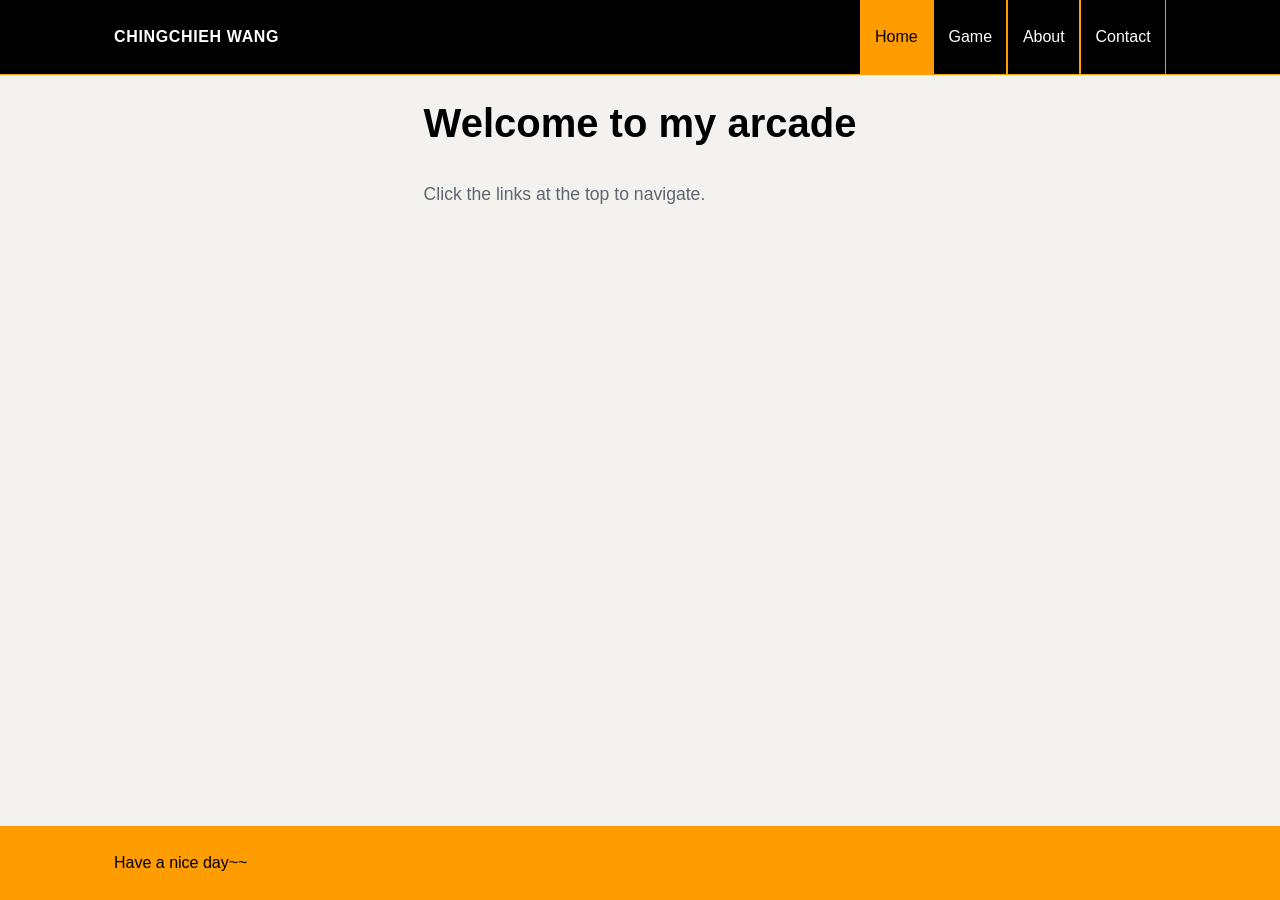
<file: index.html>
<!DOCTYPE html>
<html lang="en">
  <head>
    <meta charset="UTF-8" />
    <meta name="viewport" content="width=device-width, initial-scale=1.0" />
    <title>ChingChieh Wang | Arcade</title>
    <link rel="stylesheet" href="css/styles.css" />
  </head>
  <body>
    <header>
      <div class="nav-wrap">
        <span class="brand">ChingChieh Wang</span>
        <nav>
          <ul>
            <li><a href="index.html" class="current-page" aria-current="page">Home</a></li>
            <li><a href="game.html">Game</a></li>
            <li><a href="about.html">About</a></li>
            <li><a href="contact.html">Contact</a></li>
          </ul>
        </nav>
      </div>
    </header>

    <main>
      <section class="hero">
        <div class="hero-copy">
          <h1 id="home-title">Welcome to my arcade</h1>
          <p class="lead">Click the links at the top to navigate.</p>
        </div>
      </section>
    </main>

    <footer class="footer">
      <p>Have a nice day~~</p>
    </footer>
  </body>
</html>
</file>
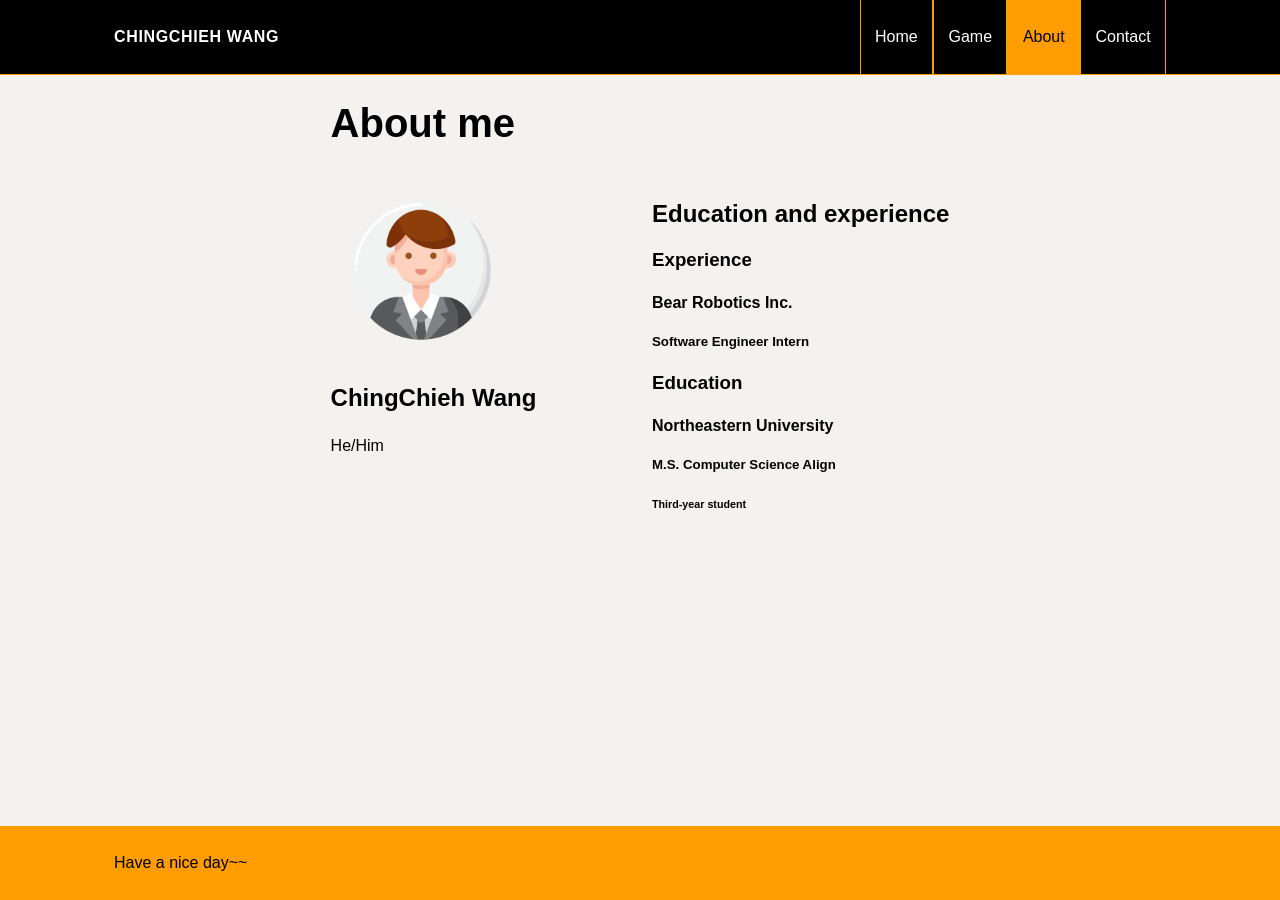
<file: about.html>
<!DOCTYPE html>
<html lang="en">
  <head>
    <meta charset="UTF-8" />
    <meta name="viewport" content="width=device-width, initial-scale=1.0" />
    <title>About | ChingChieh Wang</title>
    <link rel="stylesheet" href="css/styles.css" />
  </head>
  <body>
    <header>
      <div class="nav-wrap">
        <span class="brand">ChingChieh Wang</span>
        <nav>
          <ul>
            <li><a href="index.html">Home</a></li>
            <li><a href="game.html">Game</a></li>
            <li><a href="about.html" class="current-page" aria-current="page">About</a></li>
            <li><a href="contact.html">Contact</a></li>
          </ul>
        </nav>
      </div>
    </header>

    <main>
      <section>
        <div class="section-header">
          <h1 id="about-title">About me</h1>
        </div>

        <div class="info-grid">
          <article class="profile">
            <img src="images/profile.png" alt="Illustration of a person wearing a suit and tie" />
            <h2>ChingChieh Wang</h2>
            <p>He/Him</p>
          </article>

          <section>
            <h2>Education and experience</h2>
            <h3>Experience</h3>
            <h4>Bear Robotics Inc.</h4>
            <h5>Software Engineer Intern</h5>
            <h3>Education</h3>
            <h4>Northeastern University</h4>
            <h5>M.S. Computer Science Align</h5>
            <h6>Third-year student</h6>
          </section>
        </div>
      </section>
    </main>

    <footer class="footer">
      <p>Have a nice day~~</p>
    </footer>
  </body>
</html>
</file>
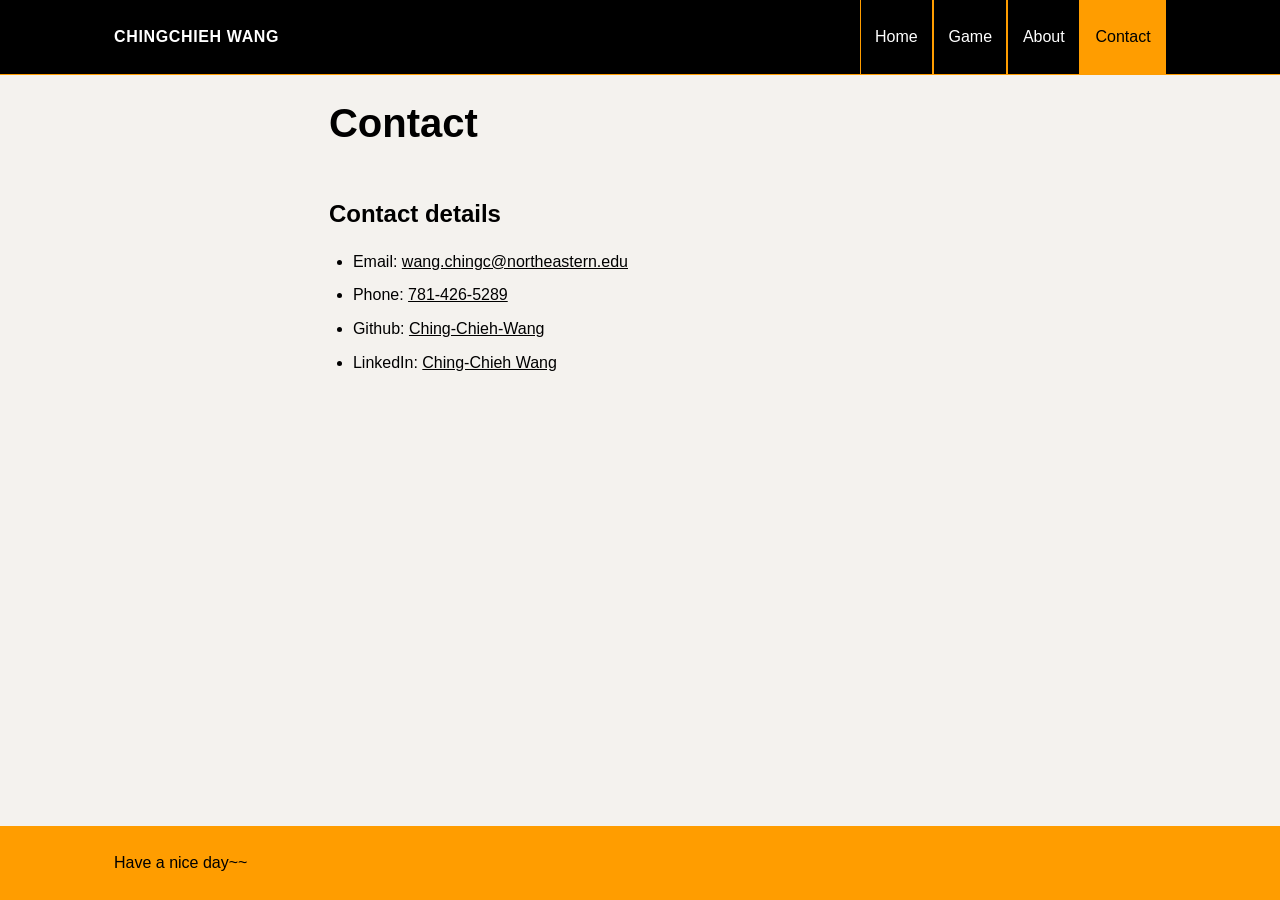
<file: contact.html>
<!DOCTYPE html>
<html lang="en">
  <head>
    <meta charset="UTF-8" />
    <meta name="viewport" content="width=device-width, initial-scale=1.0" />
    <title>Contact | ChingChieh Wang</title>
    <link rel="stylesheet" href="css/styles.css" />
  </head>
  <body>
    <header>
      <div class="nav-wrap">
        <span class="brand">ChingChieh Wang</span>
        <nav>
          <ul>
            <li><a href="index.html">Home</a></li>
            <li><a href="game.html">Game</a></li>
            <li><a href="about.html">About</a></li>
            <li><a href="contact.html" class="current-page" aria-current="page">Contact</a></li>
          </ul>
        </nav>
      </div>
    </header>

    <main>
      <section>
        <div class="section-header">
          <h1 id="contact-title">Contact</h1>
        </div>

        <div class="contact-grid">
          <article class="contact-card">
            <h2>Contact details</h2>
            <ul class="contact-links">
              <li>Email: <a href="mailto:wang.chingc@northeastern.edu">wang.chingc@northeastern.edu</a></li>
              <li>Phone: <a href="tel:+17814265289">781-426-5289</a></li>
              <li>Github: <a href="https://github.com/chingchiehwang">Ching-Chieh-Wang</a></li>
              <li>LinkedIn: <a href="https://www.linkedin.com/in/ching-chieh-wang">Ching-Chieh Wang</a></li>
            </ul>
          </article>
        </div>
      </section>
    </main>

    <footer class="footer">
      <p>Have a nice day~~</p>
    </footer>
  </body>
</html>
</file>
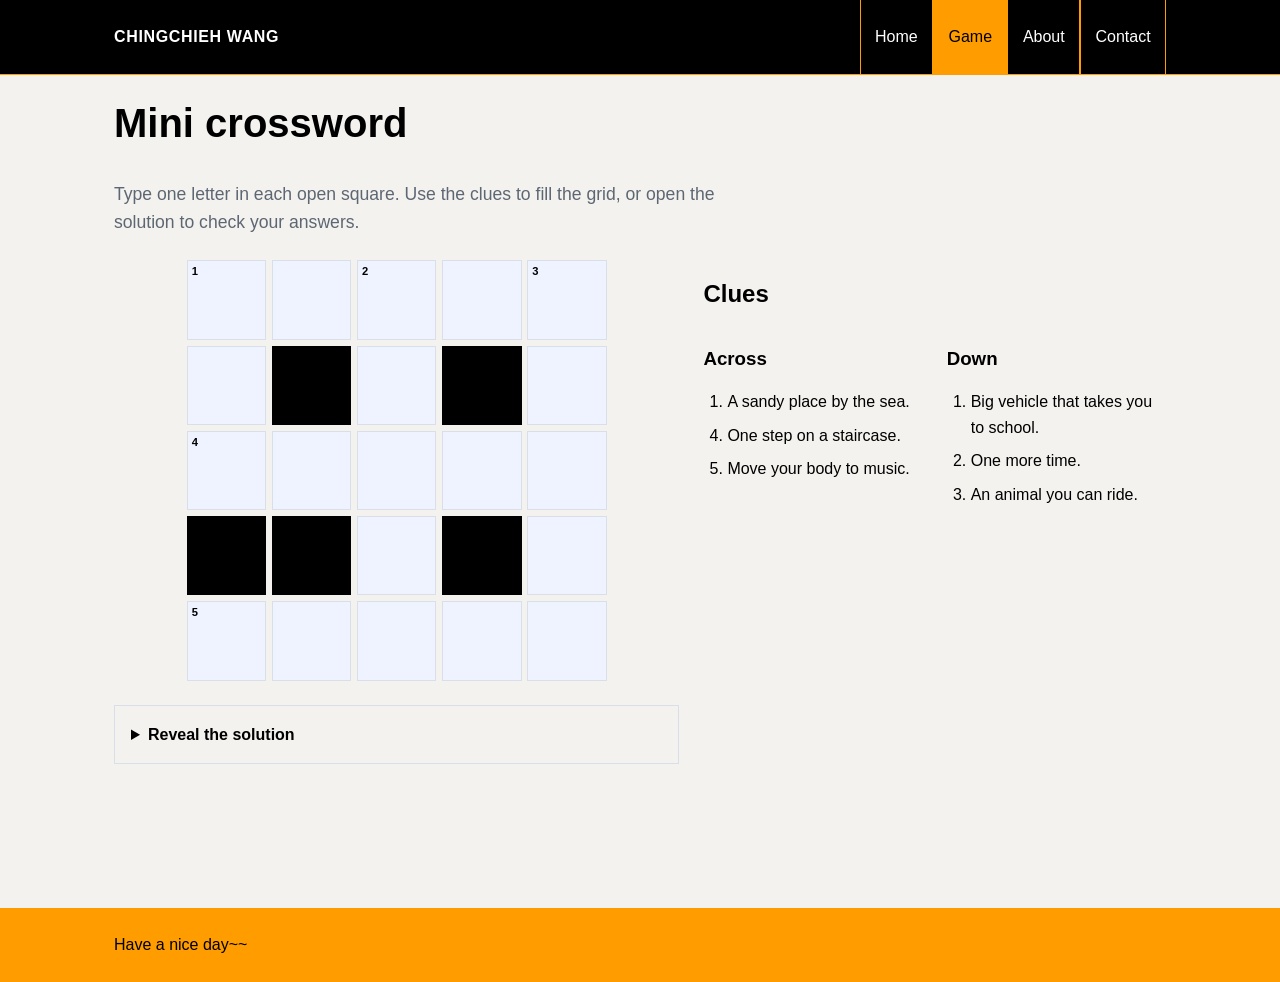
<file: game.html>
<!DOCTYPE html>
<html lang="en">
  <head>
    <meta charset="UTF-8" />
    <meta name="viewport" content="width=device-width, initial-scale=1.0" />
    <title>Game | ChingChieh Wang</title>
    <link rel="stylesheet" href="css/styles.css" />
  </head>
  <body>
    <header>
      <div class="nav-wrap">
        <span class="brand">ChingChieh Wang</span>
        <nav>
          <ul>
            <li><a href="index.html">Home</a></li>
            <li><a href="game.html" class="current-page" aria-current="page">Game</a></li>
            <li><a href="about.html">About</a></li>
            <li><a href="contact.html">Contact</a></li>
          </ul>
        </nav>
      </div>
    </header>

    <main>
      <section>
        <div class="section-header">
          <h1 id="game-title">Mini crossword</h1>
          <p class="lead">Type one letter in each open square. Use the clues to fill the grid, or open the solution to check your answers.</p>
        </div>

        <div class="game-shell">
          <div class="game-panel">
            <div class="game-board">
              <div class="cell open">
                <span class="number">1</span>
                <label class="visually-hidden" for="r1c1">Row 1, column 1, 1 Across and 1 Down</label>
                <input id="r1c1" type="text" maxlength="1" autocomplete="off" />
              </div>
              <div class="cell open">
                <label class="visually-hidden" for="r1c2">Row 1, column 2, 1 Across</label>
                <input id="r1c2" type="text" maxlength="1" autocomplete="off" />
              </div>
              <div class="cell open">
                <span class="number">2</span>
                <label class="visually-hidden" for="r1c3">Row 1, column 3, 1 Across and 2 Down</label>
                <input id="r1c3" type="text" maxlength="1" autocomplete="off" />
              </div>
              <div class="cell open">
                <label class="visually-hidden" for="r1c4">Row 1, column 4, 1 Across</label>
                <input id="r1c4" type="text" maxlength="1" autocomplete="off" />
              </div>
              <div class="cell open">
                <span class="number">3</span>
                <label class="visually-hidden" for="r1c5">Row 1, column 5, 1 Across and 3 Down</label>
                <input id="r1c5" type="text" maxlength="1" autocomplete="off" />
              </div>
              <div class="cell open">
                <label class="visually-hidden" for="r2c1">Row 2, column 1, 1 Down</label>
                <input id="r2c1" type="text" maxlength="1" autocomplete="off" />
              </div>
              <div class="cell blocked" aria-hidden="true"></div>
              <div class="cell open">
                <label class="visually-hidden" for="r2c3">Row 2, column 3, 2 Down</label>
                <input id="r2c3" type="text" maxlength="1" autocomplete="off" />
              </div>
              <div class="cell blocked" aria-hidden="true"></div>
              <div class="cell open">
                <label class="visually-hidden" for="r2c5">Row 2, column 5, 3 Down</label>
                <input id="r2c5" type="text" maxlength="1" autocomplete="off" />
              </div>
              <div class="cell open">
                <span class="number">4</span>
                <label class="visually-hidden" for="r3c1">Row 3, column 1, 4 Across and 1 Down</label>
                <input id="r3c1" type="text" maxlength="1" autocomplete="off" />
              </div>
              <div class="cell open">
                <label class="visually-hidden" for="r3c2">Row 3, column 2, 4 Across</label>
                <input id="r3c2" type="text" maxlength="1" autocomplete="off" />
              </div>
              <div class="cell open">
                <label class="visually-hidden" for="r3c3">Row 3, column 3, 4 Across and 2 Down</label>
                <input id="r3c3" type="text" maxlength="1" autocomplete="off" />
              </div>
              <div class="cell open">
                <label class="visually-hidden" for="r3c4">Row 3, column 4, 4 Across</label>
                <input id="r3c4" type="text" maxlength="1" autocomplete="off" />
              </div>
              <div class="cell open">
                <label class="visually-hidden" for="r3c5">Row 3, column 5, 4 Across and 3 Down</label>
                <input id="r3c5" type="text" maxlength="1" autocomplete="off" />
              </div>
              <div class="cell blocked" aria-hidden="true"></div>
              <div class="cell blocked" aria-hidden="true"></div>
              <div class="cell open">
                <label class="visually-hidden" for="r4c3">Row 4, column 3, 2 Down</label>
                <input id="r4c3" type="text" maxlength="1" autocomplete="off" />
              </div>
              <div class="cell blocked" aria-hidden="true"></div>
              <div class="cell open">
                <label class="visually-hidden" for="r4c5">Row 4, column 5, 3 Down</label>
                <input id="r4c5" type="text" maxlength="1" autocomplete="off" />
              </div>
              <div class="cell open">
                <span class="number">5</span>
                <label class="visually-hidden" for="r5c1">Row 5, column 1, 5 Across</label>
                <input id="r5c1" type="text" maxlength="1" autocomplete="off" />
              </div>
              <div class="cell open">
                <label class="visually-hidden" for="r5c2">Row 5, column 2, 5 Across</label>
                <input id="r5c2" type="text" maxlength="1" autocomplete="off" />
              </div>
              <div class="cell open">
                <label class="visually-hidden" for="r5c3">Row 5, column 3, 5 Across and 2 Down</label>
                <input id="r5c3" type="text" maxlength="1" autocomplete="off" />
              </div>
              <div class="cell open">
                <label class="visually-hidden" for="r5c4">Row 5, column 4, 5 Across</label>
                <input id="r5c4" type="text" maxlength="1" autocomplete="off" />
              </div>
              <div class="cell open">
                <label class="visually-hidden" for="r5c5">Row 5, column 5, 5 Across and 3 Down</label>
                <input id="r5c5" type="text" maxlength="1" autocomplete="off" />
              </div>
            </div>

            <details>
              <summary>Reveal the solution</summary>
              <div class="solution">
                <p>Here is the finished grid:</p>
                <div class="solution-board" role="img" aria-label="Solved crossword: BEACH, STAIR, and DANCE across; BUS, AGAIN, and HORSE down">
                  <span class="solution-letter">B</span>
                  <span class="solution-letter">E</span>
                  <span class="solution-letter">A</span>
                  <span class="solution-letter">C</span>
                  <span class="solution-letter">H</span>
                  <span class="solution-letter">U</span>
                  <span class="solution-block"></span>
                  <span class="solution-letter">G</span>
                  <span class="solution-block"></span>
                  <span class="solution-letter">O</span>
                  <span class="solution-letter">S</span>
                  <span class="solution-letter">T</span>
                  <span class="solution-letter">A</span>
                  <span class="solution-letter">I</span>
                  <span class="solution-letter">R</span>
                  <span class="solution-block"></span>
                  <span class="solution-block"></span>
                  <span class="solution-letter">I</span>
                  <span class="solution-block"></span>
                  <span class="solution-letter">S</span>
                  <span class="solution-letter">D</span>
                  <span class="solution-letter">A</span>
                  <span class="solution-letter">N</span>
                  <span class="solution-letter">C</span>
                  <span class="solution-letter">E</span>
                </div>
              </div>
            </details>
          </div>

          <aside class="game-panel">
            <h2>Clues</h2>
            <div class="clues">
              <div>
                <h3>Across</h3>
                <ol>
                  <li value="1">A sandy place by the sea.</li>
                  <li value="4">One step on a staircase.</li>
                  <li value="5">Move your body to music.</li>
                </ol>
              </div>
              <div>
                <h3>Down</h3>
                <ol>
                  <li value="1">Big vehicle that takes you to school.</li>
                  <li value="2">One more time.</li>
                  <li value="3">An animal you can ride.</li>
                </ol>
              </div>
            </div>
          </aside>
        </div>
      </section>
    </main>

    <footer class="footer">
      <p>Have a nice day~~</p>
    </footer>
  </body>
</html>
</file>
<file: css/styles.css>
:root {
  --page-bg: #f4f2ee;
  --ink: #000;
  --muted: #5d6773;
  --line: #d9dfe8;
  --orange: #ff9d00;
  --orange-light: #ffbd59;
  --space-small: 0.5rem;
  --space-medium: 1rem;
  --space-large: 1.5rem;
  --page-width: 1100px;
}

* {
  box-sizing: border-box;
}

body {
  display: flex;
  min-height: 100vh;
  flex-direction: column;
  margin: 0;
  background: var(--page-bg);
  color: var(--ink);
  font-family: "Segoe UI", Tahoma, Geneva, Verdana, sans-serif;
  line-height: 1.6;
}

a {
  color: var(--ink);
}

a:hover {
  color: #8a5000;
}

img {
  display: block;
  max-width: 100%;
}

p {
  margin: 0 0 var(--space-medium);
}

header {
  position: sticky;
  top: 0;
  z-index: 1;
  background: var(--ink);
  border-bottom: 1px solid var(--orange);
}

.nav-wrap,
main {
  max-width: var(--page-width);
  margin: 0 auto;
  padding: 0 var(--space-large);
}

.nav-wrap {
  display: flex;
  min-height: 74px;
  align-items: center;
  justify-content: space-between;
  gap: var(--space-medium);
}

.brand {
  color: #fff;
  font-weight: 700;
  letter-spacing: 0.04em;
  text-transform: uppercase;
}

nav ul {
  display: flex;
  margin: 0;
  padding: 0;
  list-style: none;
}

nav li {
  display: flex;
  margin: 0;
}

nav a {
  display: flex;
  min-height: 74px;
  align-items: center;
  padding: 0 0.9rem;
  border-right: 1px solid var(--orange);
  border-left: 1px solid var(--orange);
  background: var(--ink);
  color: #fff;
  text-decoration: none;
  transition: background-color 0.2s ease;
}

nav a:hover,
nav a:focus-visible,
nav a.current-page {
  background: var(--orange);
  color: var(--ink);
}

a:focus-visible,
input:focus-visible,
summary:focus-visible {
  outline: 3px solid var(--orange);
  outline-offset: 3px;
}

.cell.open input:focus {
  background: var(--orange);
  outline: 3px solid var(--ink);
  outline-offset: 0;
}

main {
  flex: 1;
  padding-top: var(--space-large);
  padding-bottom: 3rem;
}

h1,
h2,
h3,
h4,
h5,
h6 {
  line-height: 1.2;
}

h1 {
  margin-top: 0;
  font-size: 2.5rem;
}

h2 {
  font-size: 1.5rem;
}

.lead {
  max-width: 640px;
  color: var(--muted);
  font-size: 1.1rem;
}

section {
  margin-bottom: 3rem;
}

.section-header {
  margin-bottom: var(--space-large);
}

.info-grid,
.contact-grid,
.game-shell {
  display: grid;
  gap: var(--space-large);
}

.info-grid,
.contact-grid {
  grid-template-columns: 1fr 1fr;
}

.game-shell {
  grid-template-columns: 1.1fr 0.9fr;
  align-items: start;
}

.profile img {
  width: 180px;
  margin-bottom: var(--space-large);
}

ul,
ol {
  margin-top: 0;
  padding-left: var(--space-large);
}

li {
  margin-bottom: var(--space-small);
}

.visually-hidden {
  position: absolute;
  width: 1px;
  height: 1px;
  overflow: hidden;
  clip: rect(0, 0, 0, 0);
  white-space: nowrap;
}

.game-board,
.solution-board {
  display: grid;
  max-width: 420px;
  grid-template-columns: repeat(5, 1fr);
  gap: 0.35rem;
  margin: 0 auto;
}

.cell {
  position: relative;
  aspect-ratio: 1;
  border: 1px solid var(--line);
  background: #eef3ff;
}

.cell.blocked,
.solution-block {
  border-color: var(--ink);
  background: var(--ink);
}

.cell.open input {
  width: 100%;
  height: 100%;
  padding: 0;
  border: 0;
  background: transparent;
  color: var(--ink);
  font-size: 1.5rem;
  font-weight: 700;
  text-align: center;
  text-transform: uppercase;
}

.number {
  position: absolute;
  top: 2px;
  left: 4px;
  color: var(--ink);
  font-size: 0.7rem;
  font-weight: 700;
  pointer-events: none;
}

details {
  margin-top: var(--space-large);
  border: 1px solid var(--line);
}

summary {
  padding: var(--space-medium);
  cursor: pointer;
  font-weight: 700;
}

.solution {
  padding: 0 var(--space-medium) var(--space-medium);
  color: var(--muted);
}

.solution-letter,
.solution-block {
  aspect-ratio: 1;
  border: 1px solid var(--line);
}

.solution-letter {
  display: grid;
  place-items: center;
  background: #eef3ff;
  color: var(--ink);
  font-size: 1.5rem;
  font-weight: 700;
}

.clues {
  display: grid;
  grid-template-columns: 1fr 1fr;
  gap: var(--space-large);
}

.clues ol {
  margin: 0;
}

.footer {
  margin-top: 3rem;
  padding: var(--space-large) 0;
  background: var(--orange);
}

.footer p {
  max-width: var(--page-width);
  margin: 0 auto;
  padding: 0 var(--space-large);
}

::selection {
  background: var(--orange-light);
}

@media (max-width: 760px) {
  .info-grid,
  .contact-grid,
  .game-shell,
  .clues {
    grid-template-columns: 1fr;
  }

  .nav-wrap {
    flex-direction: column;
    justify-content: center;
    padding: 0 var(--space-large);
  }

  nav ul {
    flex-wrap: wrap;
    justify-content: center;
  }

  nav a {
    min-height: 44px;
  }
}

@media (max-width: 420px) {
  nav a {
    padding: 0 0.7rem;
    font-size: 0.95rem;
  }

  .game-board,
  .solution-board {
    gap: 0.25rem;
  }
}
</file>
